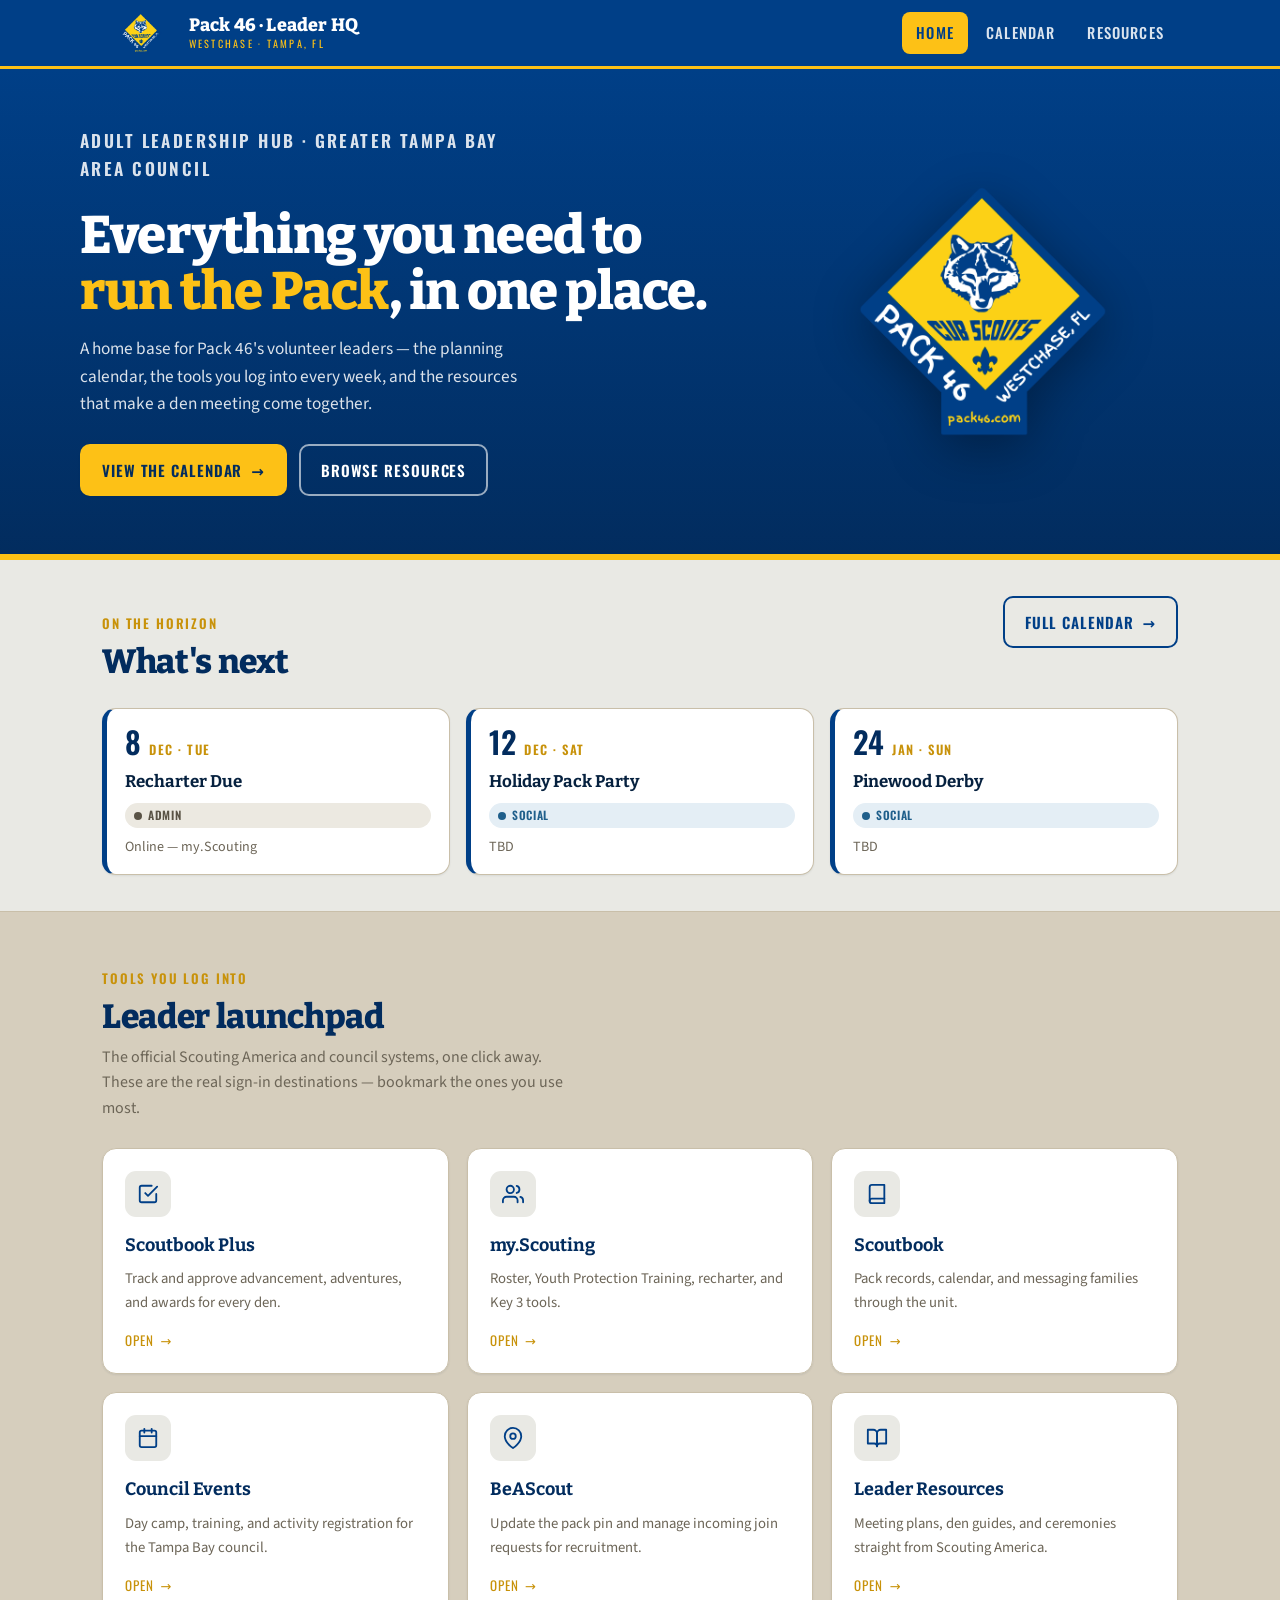
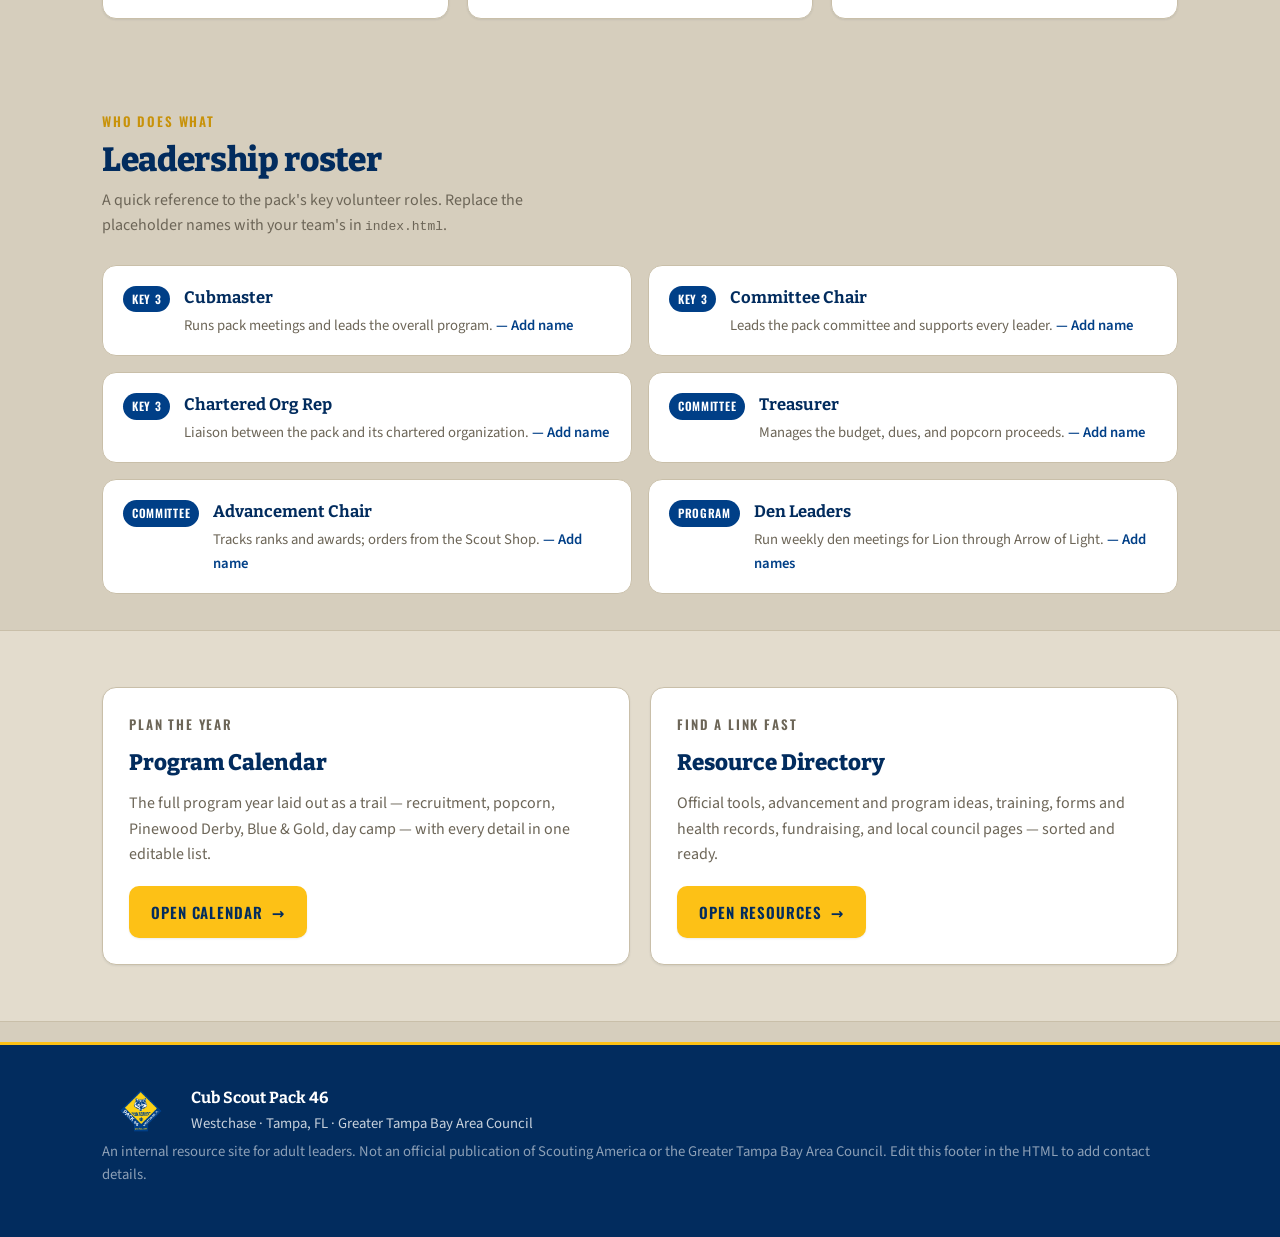
<file: index.html>
<!DOCTYPE html>
<html lang="en">
<head>
<meta charset="UTF-8">
<meta name="viewport" content="width=device-width, initial-scale=1">
<title>Pack 46 · Leader HQ</title>
<meta name="description" content="Resource hub for the adult leadership of Cub Scout Pack 46, Westchase — Tampa, FL.">
<link rel="preconnect" href="https://fonts.googleapis.com">
<link rel="preconnect" href="https://fonts.gstatic.com" crossorigin>
<link href="https://fonts.googleapis.com/css2?family=Bitter:wght@600;700;800&family=Oswald:wght@500;600&family=Source+Sans+3:wght@400;600;700&display=swap" rel="stylesheet">
<link rel="stylesheet" href="assets/css/styles.css">
</head>
<body>
<div class="page">

  <!-- ============================== NAV ============================== -->
  <header class="nav">
    <div class="wrap nav-inner">
      <a class="brand" href="index.html">
        <img src="assets/images/Pack46DiamondLogo.png" alt="Pack 46" class="patch patch--sm">
        <span class="brand-text">
          <span class="brand-name">Pack 46 · Leader HQ</span>
          <span class="brand-sub">Westchase · Tampa, FL</span>
        </span>
      </a>
      <button class="nav-toggle" aria-expanded="false" aria-controls="nav-links">Menu</button>
      <nav class="nav-links" id="nav-links" aria-label="Primary">
        <a class="nav-link is-active" href="index.html">Home</a>
        <a class="nav-link" href="calendar.html">Calendar</a>
        <a class="nav-link" href="resources.html">Resources</a>
      </nav>
    </div>
  </header>

  <!-- ============================== HERO ============================= -->
  <section class="hero">
    <div class="wrap hero-inner">
      <div>
        <p class="eyebrow hero-eyebrow">Adult Leadership Hub · Greater Tampa Bay Area Council</p>
        <h1>Everything you need to <span class="accent">run the Pack</span>, in one place.</h1>
        <p>A home base for Pack&nbsp;46's volunteer leaders — the planning calendar, the tools you log into every week, and the resources that make a den meeting come together.</p>
        <div class="hero-cta">
          <a class="btn btn-primary" href="calendar.html">View the calendar <span class="arrow">&rarr;</span></a>
          <a class="btn btn-ghost" href="resources.html">Browse resources</a>
        </div>
      </div>
      <div class="hero-badge">
        <img src="assets/images/Pack46DiamondLogo.png" alt="Cub Scout Pack 46 emblem" class="patch patch--lg">
      </div>
    </div>
  </section>

  <!-- ========================= WHAT'S NEXT ========================== -->
  <section class="next-strip section-tight">
    <div class="wrap">
      <div class="next-head">
        <div>
          <p class="eyebrow">On the horizon</p>
          <h2 class="section-title">What's next</h2>
        </div>
        <a class="btn btn-ghost" href="calendar.html">Full calendar <span class="arrow">&rarr;</span></a>
      </div>
      <div class="next-grid" id="next-grid"><!-- filled by site.js --></div>
    </div>
  </section>

  <!-- ========================== LAUNCHPAD =========================== -->
  <section class="section">
    <div class="wrap">
      <p class="eyebrow">Tools you log into</p>
      <h2 class="section-title">Leader launchpad</h2>
      <p class="section-lead">The official Scouting America and council systems, one click away. These are the real sign-in destinations — bookmark the ones you use most.</p>

      <div class="launch-grid">
        <a class="launch-card" href="https://advancements.scouting.org/" target="_blank" rel="noopener">
          <span class="launch-ico" aria-hidden="true">
            <svg width="22" height="22" viewBox="0 0 24 24" fill="none" stroke="currentColor" stroke-width="2" stroke-linecap="round" stroke-linejoin="round"><path d="M9 11l3 3L22 4"/><path d="M21 12v7a2 2 0 0 1-2 2H5a2 2 0 0 1-2-2V5a2 2 0 0 1 2-2h11"/></svg>
          </span>
          <span class="launch-name">Scoutbook Plus</span>
          <span class="launch-desc">Track and approve advancement, adventures, and awards for every den.</span>
          <span class="launch-go">Open <span class="arrow">&rarr;</span></span>
        </a>

        <a class="launch-card" href="https://my.scouting.org/" target="_blank" rel="noopener">
          <span class="launch-ico" aria-hidden="true">
            <svg width="22" height="22" viewBox="0 0 24 24" fill="none" stroke="currentColor" stroke-width="2" stroke-linecap="round" stroke-linejoin="round"><path d="M17 21v-2a4 4 0 0 0-4-4H5a4 4 0 0 0-4 4v2"/><circle cx="9" cy="7" r="4"/><path d="M23 21v-2a4 4 0 0 0-3-3.87"/><path d="M16 3.13a4 4 0 0 1 0 7.75"/></svg>
          </span>
          <span class="launch-name">my.Scouting</span>
          <span class="launch-desc">Roster, Youth Protection Training, recharter, and Key&nbsp;3 tools.</span>
          <span class="launch-go">Open <span class="arrow">&rarr;</span></span>
        </a>

        <a class="launch-card" href="https://scoutbook.scouting.org/" target="_blank" rel="noopener">
          <span class="launch-ico" aria-hidden="true">
            <svg width="22" height="22" viewBox="0 0 24 24" fill="none" stroke="currentColor" stroke-width="2" stroke-linecap="round" stroke-linejoin="round"><path d="M4 19.5A2.5 2.5 0 0 1 6.5 17H20"/><path d="M6.5 2H20v20H6.5A2.5 2.5 0 0 1 4 19.5v-15A2.5 2.5 0 0 1 6.5 2z"/></svg>
          </span>
          <span class="launch-name">Scoutbook</span>
          <span class="launch-desc">Pack records, calendar, and messaging families through the unit.</span>
          <span class="launch-go">Open <span class="arrow">&rarr;</span></span>
        </a>

        <a class="launch-card" href="https://scoutingevent.com/089" target="_blank" rel="noopener">
          <span class="launch-ico" aria-hidden="true">
            <svg width="22" height="22" viewBox="0 0 24 24" fill="none" stroke="currentColor" stroke-width="2" stroke-linecap="round" stroke-linejoin="round"><rect x="3" y="4" width="18" height="18" rx="2"/><path d="M16 2v4M8 2v4M3 10h18"/></svg>
          </span>
          <span class="launch-name">Council Events</span>
          <span class="launch-desc">Day camp, training, and activity registration for the Tampa Bay council.</span>
          <span class="launch-go">Open <span class="arrow">&rarr;</span></span>
        </a>

        <a class="launch-card" href="https://beascout.scouting.org/" target="_blank" rel="noopener">
          <span class="launch-ico" aria-hidden="true">
            <svg width="22" height="22" viewBox="0 0 24 24" fill="none" stroke="currentColor" stroke-width="2" stroke-linecap="round" stroke-linejoin="round"><path d="M21 10c0 7-9 13-9 13s-9-6-9-13a9 9 0 0 1 18 0z"/><circle cx="12" cy="10" r="3"/></svg>
          </span>
          <span class="launch-name">BeAScout</span>
          <span class="launch-desc">Update the pack pin and manage incoming join requests for recruitment.</span>
          <span class="launch-go">Open <span class="arrow">&rarr;</span></span>
        </a>

        <a class="launch-card" href="https://www.scouting.org/programs/cub-scouts/leader-resources/" target="_blank" rel="noopener">
          <span class="launch-ico" aria-hidden="true">
            <svg width="22" height="22" viewBox="0 0 24 24" fill="none" stroke="currentColor" stroke-width="2" stroke-linecap="round" stroke-linejoin="round"><path d="M2 3h6a4 4 0 0 1 4 4v14a3 3 0 0 0-3-3H2z"/><path d="M22 3h-6a4 4 0 0 0-4 4v14a3 3 0 0 1 3-3h7z"/></svg>
          </span>
          <span class="launch-name">Leader Resources</span>
          <span class="launch-desc">Meeting plans, den guides, and ceremonies straight from Scouting America.</span>
          <span class="launch-go">Open <span class="arrow">&rarr;</span></span>
        </a>
      </div>
    </div>
  </section>

  <!-- ============================ ROLES ============================= -->
  <section class="section-tight">
    <div class="wrap">
      <p class="eyebrow">Who does what</p>
      <h2 class="section-title">Leadership roster</h2>
      <p class="section-lead">A quick reference to the pack's key volunteer roles. Replace the placeholder names with your team's in <code>index.html</code>.</p>

      <div class="roles-grid">
        <div class="role">
          <span class="role-tag">Key 3</span>
          <div><h3>Cubmaster</h3><p>Runs pack meetings and leads the overall program. <span class="who">— Add name</span></p></div>
        </div>
        <div class="role">
          <span class="role-tag">Key 3</span>
          <div><h3>Committee Chair</h3><p>Leads the pack committee and supports every leader. <span class="who">— Add name</span></p></div>
        </div>
        <div class="role">
          <span class="role-tag">Key 3</span>
          <div><h3>Chartered Org Rep</h3><p>Liaison between the pack and its chartered organization. <span class="who">— Add name</span></p></div>
        </div>
        <div class="role">
          <span class="role-tag">Committee</span>
          <div><h3>Treasurer</h3><p>Manages the budget, dues, and popcorn proceeds. <span class="who">— Add name</span></p></div>
        </div>
        <div class="role">
          <span class="role-tag">Committee</span>
          <div><h3>Advancement Chair</h3><p>Tracks ranks and awards; orders from the Scout Shop. <span class="who">— Add name</span></p></div>
        </div>
        <div class="role">
          <span class="role-tag">Program</span>
          <div><h3>Den Leaders</h3><p>Run weekly den meetings for Lion through Arrow of Light. <span class="who">— Add names</span></p></div>
        </div>
      </div>
    </div>
  </section>

  <!-- ============================ BAND ============================== -->
  <section class="band section">
    <div class="wrap band-grid">
      <div class="band-card">
        <p class="eyebrow">Plan the year</p>
        <h3>Program Calendar</h3>
        <p>The full program year laid out as a trail — recruitment, popcorn, Pinewood Derby, Blue &amp; Gold, day camp — with every detail in one editable list.</p>
        <a class="btn btn-primary" href="calendar.html">Open calendar <span class="arrow">&rarr;</span></a>
      </div>
      <div class="band-card">
        <p class="eyebrow">Find a link fast</p>
        <h3>Resource Directory</h3>
        <p>Official tools, advancement and program ideas, training, forms and health records, fundraising, and local council pages — sorted and ready.</p>
        <a class="btn btn-primary" href="resources.html">Open resources <span class="arrow">&rarr;</span></a>
      </div>
    </div>
  </section>

  <!-- =========================== FOOTER ============================= -->
  <footer class="footer">
    <div class="wrap">
      <div class="footer-grid">
        <div class="footer-mark">
          <img src="assets/images/Pack46DiamondLogo.png" alt="Pack 46" class="patch patch--sm">
          <div>
            <h4>Cub Scout Pack 46</h4>
            <p>Westchase · Tampa, FL · Greater Tampa Bay Area Council</p>
          </div>
        </div>
      </div>
      <p class="footer-note">An internal resource site for adult leaders. Not an official publication of Scouting America or the Greater Tampa Bay Area Council. Edit this footer in the HTML to add contact details.</p>
    </div>
  </footer>

</div>
<script src="data/events.js"></script>
<script src="assets/js/site.js"></script>
</body>
</html>
</file>
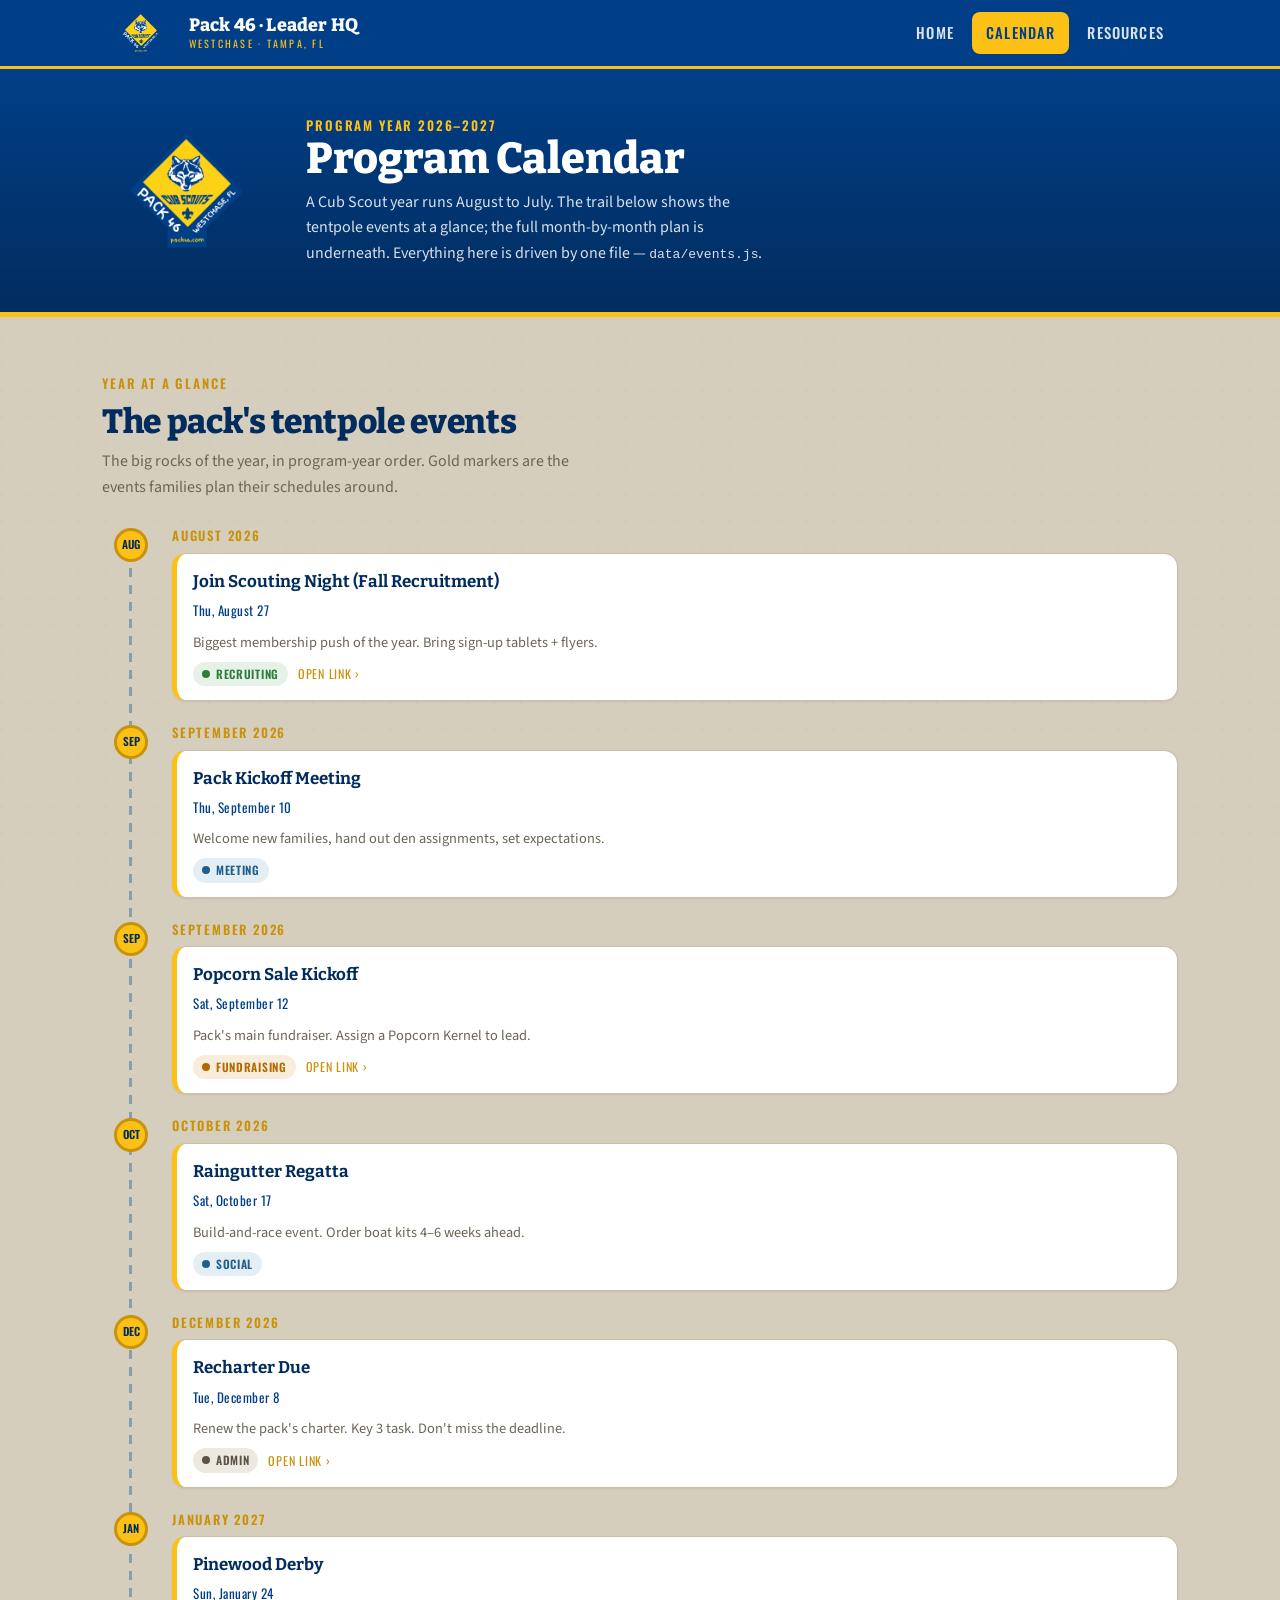
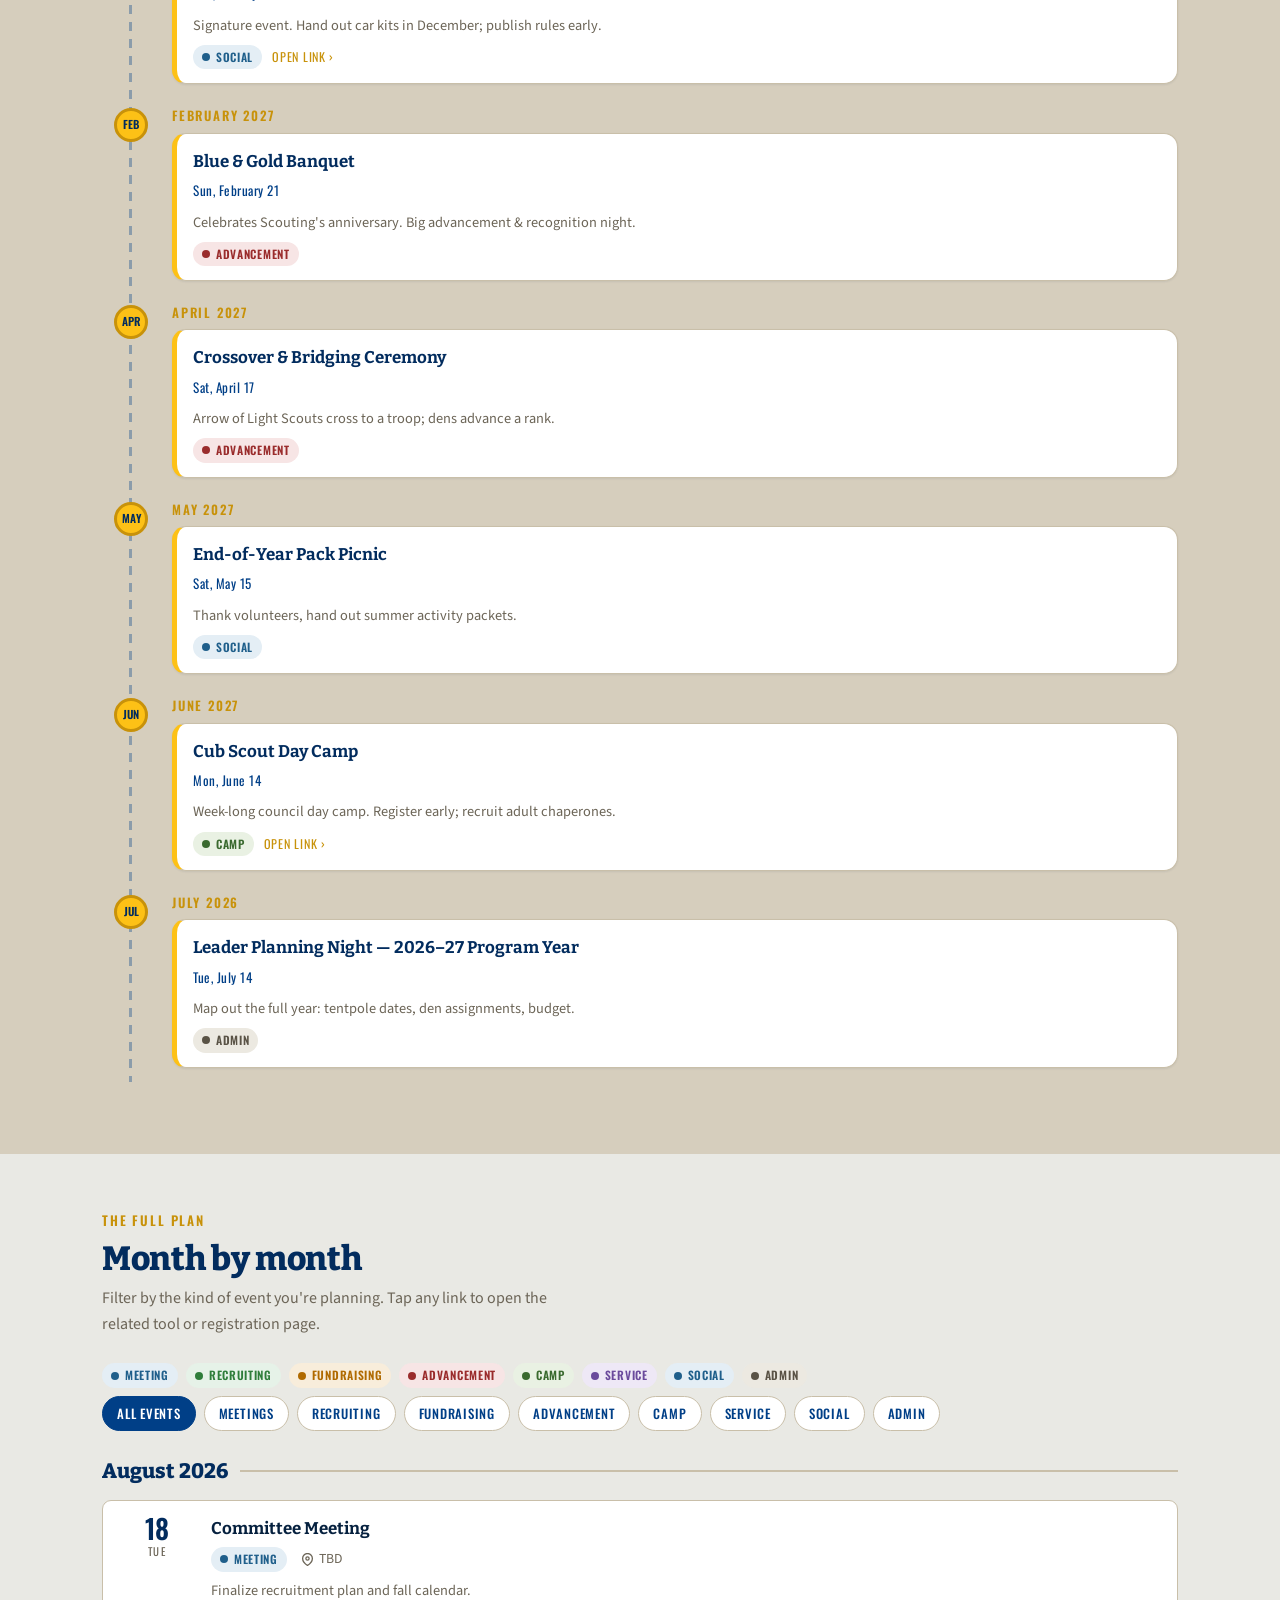
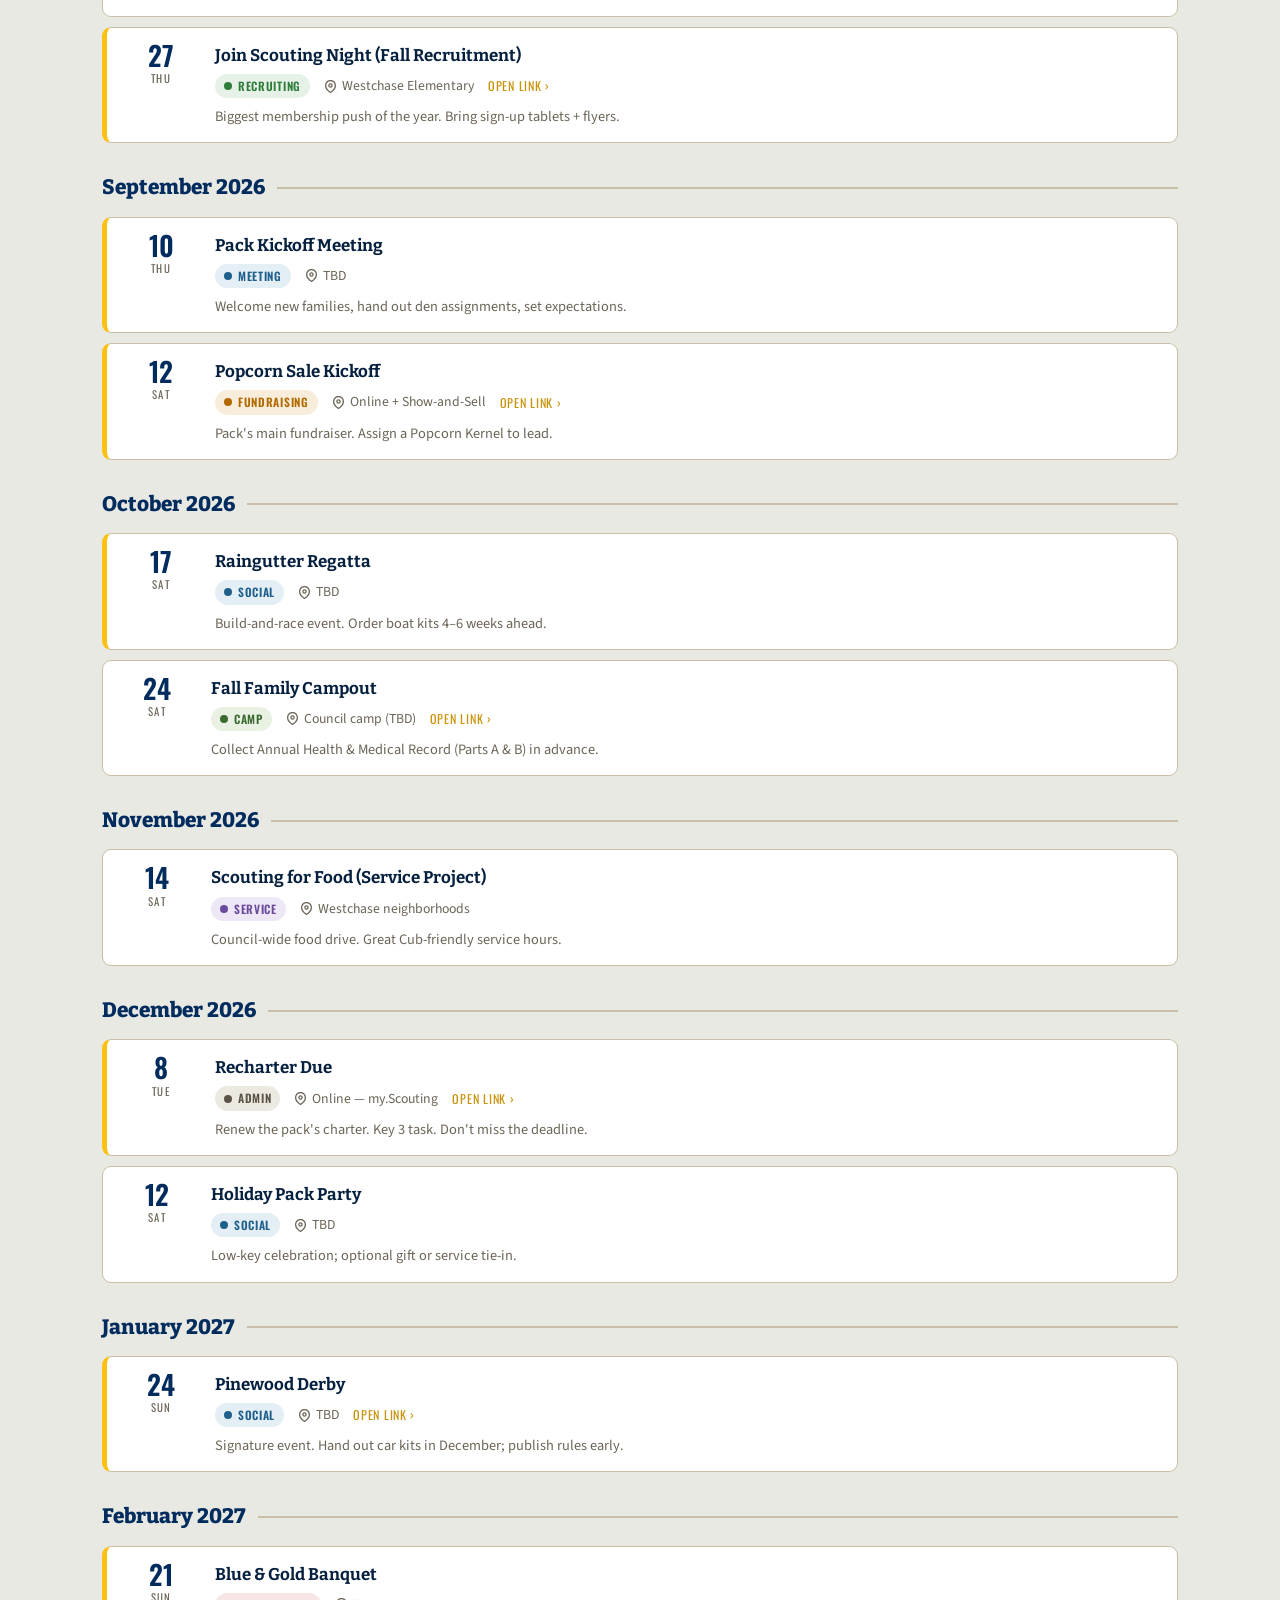
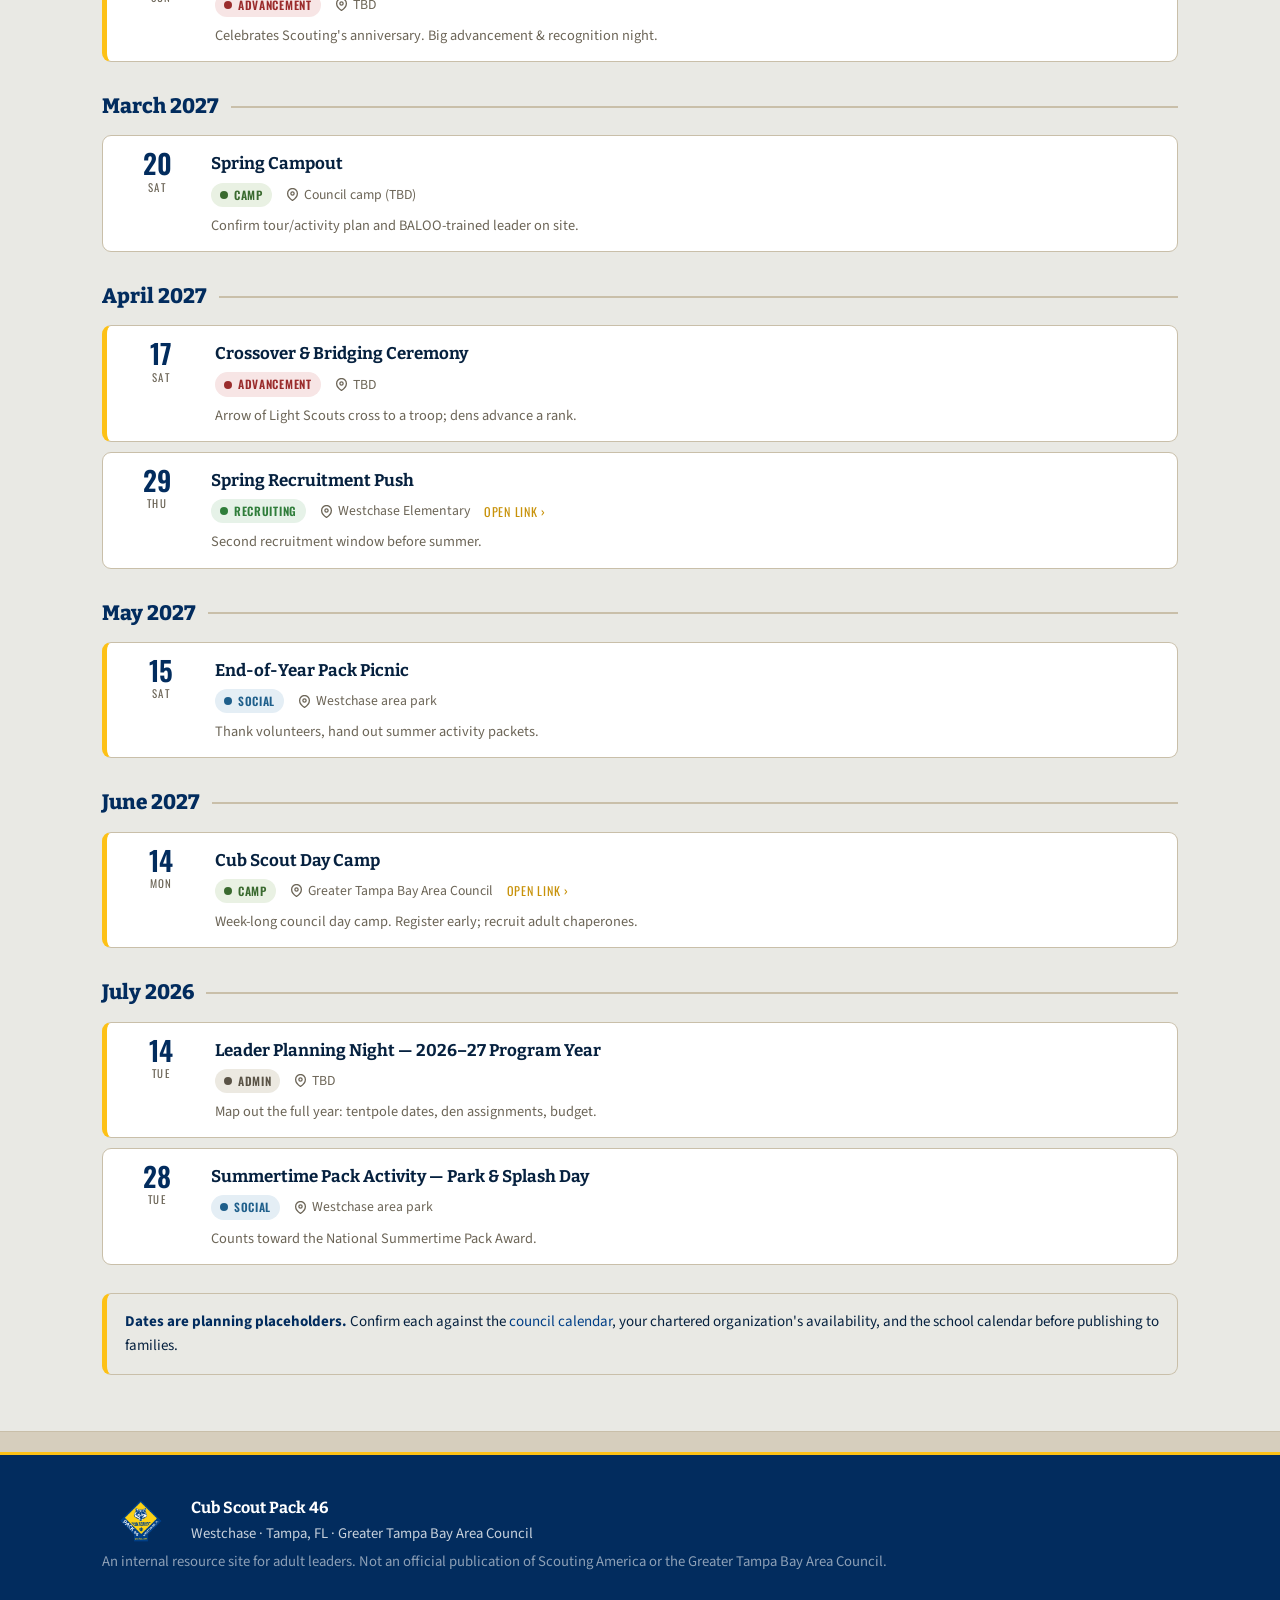
<file: calendar.html>
<!DOCTYPE html>
<html lang="en">
<head>
<meta charset="UTF-8">
<meta name="viewport" content="width=device-width, initial-scale=1">
<title>Program Calendar · Pack 46 Leader HQ</title>
<meta name="description" content="The annual program calendar for Cub Scout Pack 46 — tentpole events and a month-by-month plan.">
<link rel="preconnect" href="https://fonts.googleapis.com">
<link rel="preconnect" href="https://fonts.gstatic.com" crossorigin>
<link href="https://fonts.googleapis.com/css2?family=Bitter:wght@600;700;800&family=Oswald:wght@500;600&family=Source+Sans+3:wght@400;600;700&display=swap" rel="stylesheet">
<link rel="stylesheet" href="assets/css/styles.css">
</head>
<body>
<div class="page">

  <!-- ============================== NAV ============================== -->
  <header class="nav">
    <div class="wrap nav-inner">
      <a class="brand" href="index.html">
        <img src="assets/images/Pack46DiamondLogo.png" alt="Pack 46" class="patch patch--sm">
        <span class="brand-text">
          <span class="brand-name">Pack 46 · Leader HQ</span>
          <span class="brand-sub">Westchase · Tampa, FL</span>
        </span>
      </a>
      <button class="nav-toggle" aria-expanded="false" aria-controls="nav-links">Menu</button>
      <nav class="nav-links" id="nav-links" aria-label="Primary">
        <a class="nav-link" href="index.html">Home</a>
        <a class="nav-link is-active" href="calendar.html">Calendar</a>
        <a class="nav-link" href="resources.html">Resources</a>
      </nav>
    </div>
  </header>

  <!-- =========================== PAGE HEAD ========================== -->
  <section class="page-head">
    <div class="wrap page-head-inner">
      <img src="assets/images/Pack46DiamondLogo.png" alt="Pack 46" class="patch patch--lg">
      <div>
        <p class="eyebrow">Program Year 2026–2027</p>
        <h1>Program Calendar</h1>
        <p>A Cub Scout year runs August to July. The trail below shows the tentpole events at a glance; the full month-by-month plan is underneath. Everything here is driven by one file — <code>data/events.js</code>.</p>
      </div>
    </div>
  </section>

  <!-- ====================== YEAR AT A GLANCE ======================== -->
  <section class="section">
    <div class="wrap">
      <p class="eyebrow">Year at a glance</p>
      <h2 class="section-title">The pack's tentpole events</h2>
      <p class="section-lead">The big rocks of the year, in program-year order. Gold markers are the events families plan their schedules around.</p>
      <div class="trail" id="trail"><!-- filled by site.js --></div>
    </div>
  </section>

  <!-- ====================== DETAILED MONTH LIST ===================== -->
  <section class="next-strip section">
    <div class="wrap">
      <p class="eyebrow">The full plan</p>
      <h2 class="section-title">Month by month</h2>
      <p class="section-lead">Filter by the kind of event you're planning. Tap any link to open the related tool or registration page.</p>

      <div class="legend">
        <span class="cat cat-meeting">Meeting</span>
        <span class="cat cat-recruiting">Recruiting</span>
        <span class="cat cat-fundraising">Fundraising</span>
        <span class="cat cat-advancement">Advancement</span>
        <span class="cat cat-camp">Camp</span>
        <span class="cat cat-service">Service</span>
        <span class="cat cat-social">Social</span>
        <span class="cat cat-admin">Admin</span>
      </div>

      <div class="filters" id="filters">
        <button class="filter-pill is-on" data-filter="all">All events</button>
        <button class="filter-pill" data-filter="meeting">Meetings</button>
        <button class="filter-pill" data-filter="recruiting">Recruiting</button>
        <button class="filter-pill" data-filter="fundraising">Fundraising</button>
        <button class="filter-pill" data-filter="advancement">Advancement</button>
        <button class="filter-pill" data-filter="camp">Camp</button>
        <button class="filter-pill" data-filter="service">Service</button>
        <button class="filter-pill" data-filter="social">Social</button>
        <button class="filter-pill" data-filter="admin">Admin</button>
      </div>

      <div id="month-list"><!-- filled by site.js --></div>

      <div class="callout" style="margin-top:24px;">
        <strong>Dates are planning placeholders.</strong> Confirm each against the
        <a href="https://scoutingevent.com/089" target="_blank" rel="noopener">council calendar</a>,
        your chartered organization's availability, and the school calendar before publishing to families.
      </div>
    </div>
  </section>

  <!-- =========================== FOOTER ============================= -->
  <footer class="footer">
    <div class="wrap">
      <div class="footer-grid">
        <div class="footer-mark">
          <img src="assets/images/Pack46DiamondLogo.png" alt="Pack 46" class="patch patch--sm">
          <div>
            <h4>Cub Scout Pack 46</h4>
            <p>Westchase · Tampa, FL · Greater Tampa Bay Area Council</p>
          </div>
        </div>
      </div>
      <p class="footer-note">An internal resource site for adult leaders. Not an official publication of Scouting America or the Greater Tampa Bay Area Council.</p>
    </div>
  </footer>

</div>
<script src="data/events.js"></script>
<script src="assets/js/site.js"></script>
</body>
</html>
</file>
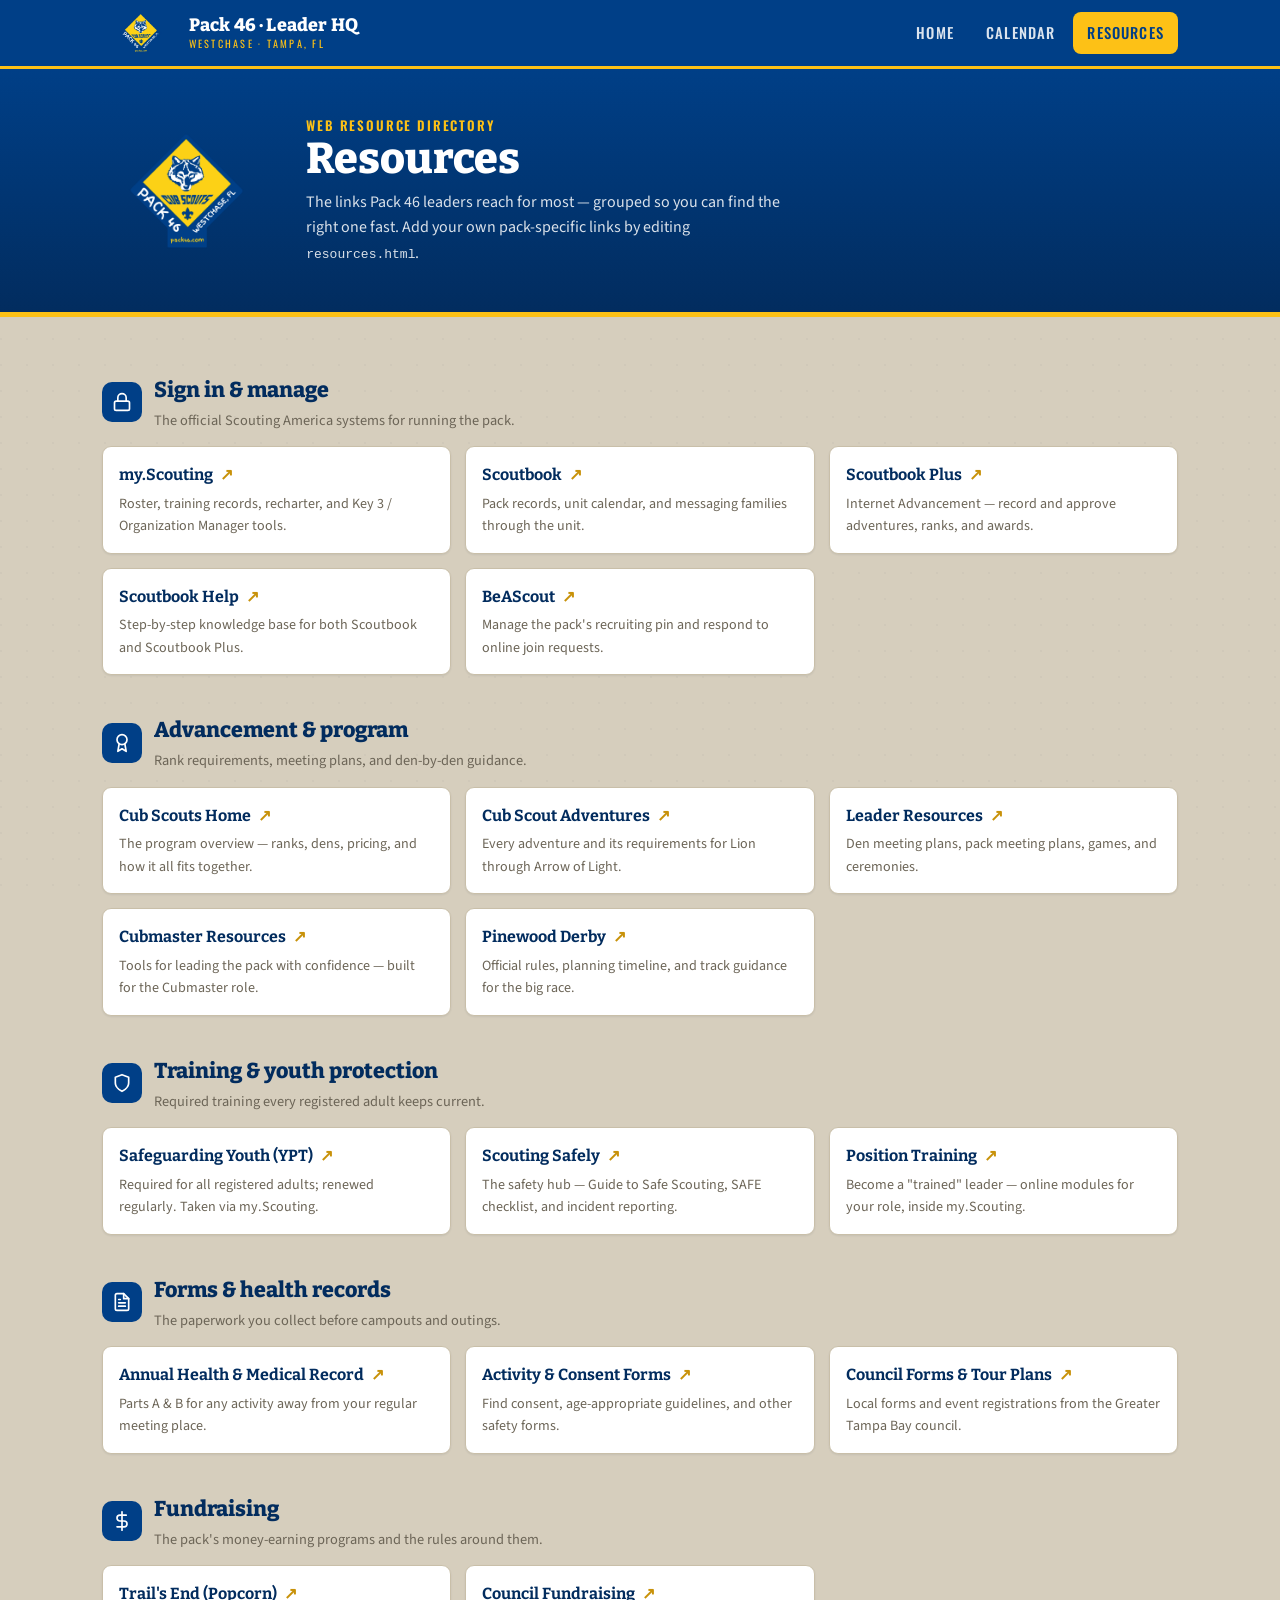
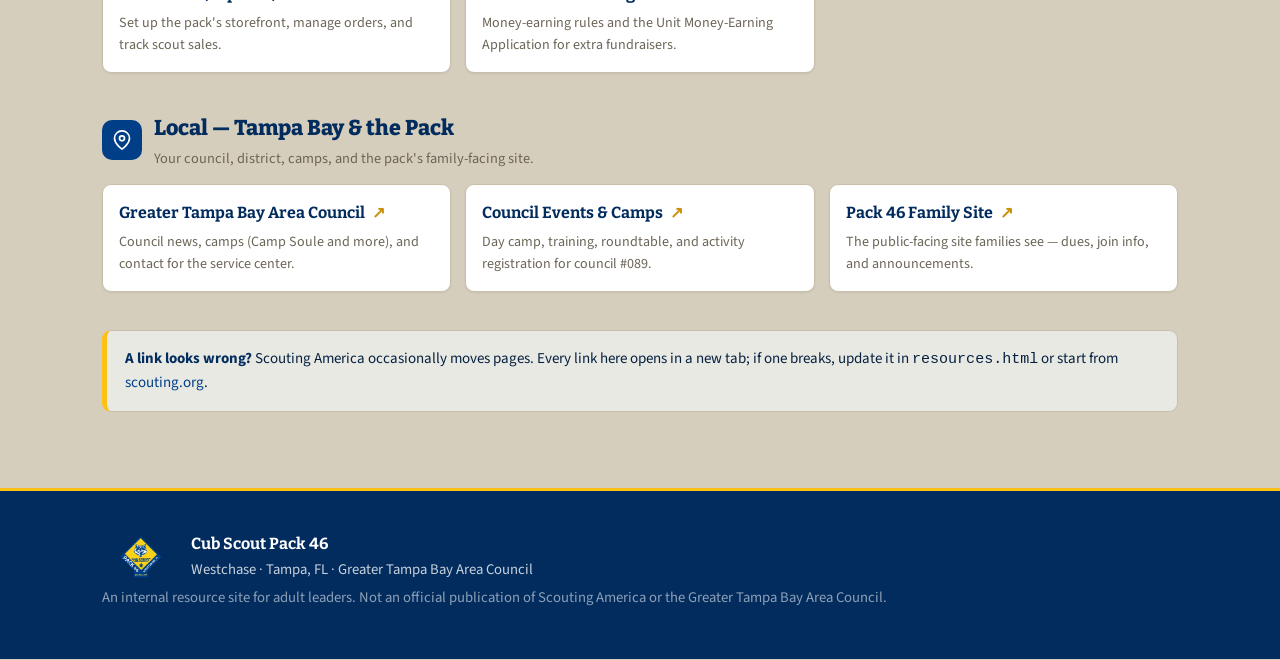
<file: resources.html>
<!DOCTYPE html>
<html lang="en">
<head>
<meta charset="UTF-8">
<meta name="viewport" content="width=device-width, initial-scale=1">
<title>Resources · Pack 46 Leader HQ</title>
<meta name="description" content="A sorted directory of web resources for Cub Scout Pack 46 leaders — official tools, advancement, training, forms, fundraising, and council links.">
<link rel="preconnect" href="https://fonts.googleapis.com">
<link rel="preconnect" href="https://fonts.gstatic.com" crossorigin>
<link href="https://fonts.googleapis.com/css2?family=Bitter:wght@600;700;800&family=Oswald:wght@500;600&family=Source+Sans+3:wght@400;600;700&display=swap" rel="stylesheet">
<link rel="stylesheet" href="assets/css/styles.css">
</head>
<body>
<div class="page">

  <!-- ============================== NAV ============================== -->
  <header class="nav">
    <div class="wrap nav-inner">
      <a class="brand" href="index.html">
        <img src="assets/images/Pack46DiamondLogo.png" alt="Pack 46" class="patch patch--sm">
        <span class="brand-text">
          <span class="brand-name">Pack 46 · Leader HQ</span>
          <span class="brand-sub">Westchase · Tampa, FL</span>
        </span>
      </a>
      <button class="nav-toggle" aria-expanded="false" aria-controls="nav-links">Menu</button>
      <nav class="nav-links" id="nav-links" aria-label="Primary">
        <a class="nav-link" href="index.html">Home</a>
        <a class="nav-link" href="calendar.html">Calendar</a>
        <a class="nav-link is-active" href="resources.html">Resources</a>
      </nav>
    </div>
  </header>

  <!-- =========================== PAGE HEAD ========================== -->
  <section class="page-head">
    <div class="wrap page-head-inner">
      <img src="assets/images/Pack46DiamondLogo.png" alt="Pack 46" class="patch patch--lg">
      <div>
        <p class="eyebrow">Web Resource Directory</p>
        <h1>Resources</h1>
        <p>The links Pack 46 leaders reach for most — grouped so you can find the right one fast. Add your own pack-specific links by editing <code>resources.html</code>.</p>
      </div>
    </div>
  </section>

  <section class="section">
    <div class="wrap">

      <!-- ===================== OFFICIAL TOOLS ===================== -->
      <div class="res-cat">
        <div class="res-cat-h">
          <span class="ico" aria-hidden="true">
            <svg width="20" height="20" viewBox="0 0 24 24" fill="none" stroke="currentColor" stroke-width="2" stroke-linecap="round" stroke-linejoin="round"><rect x="3" y="11" width="18" height="11" rx="2"/><path d="M7 11V7a5 5 0 0 1 10 0v4"/></svg>
          </span>
          <div>
            <h2>Sign in &amp; manage</h2>
            <p>The official Scouting America systems for running the pack.</p>
          </div>
        </div>
        <div class="res-grid">
          <a class="res-link" href="https://my.scouting.org/" target="_blank" rel="noopener">
            <span class="name">my.Scouting <span class="ext">&#8599;</span></span>
            <span class="desc">Roster, training records, recharter, and Key 3 / Organization Manager tools.</span>
          </a>
          <a class="res-link" href="https://scoutbook.scouting.org/" target="_blank" rel="noopener">
            <span class="name">Scoutbook <span class="ext">&#8599;</span></span>
            <span class="desc">Pack records, unit calendar, and messaging families through the unit.</span>
          </a>
          <a class="res-link" href="https://advancements.scouting.org/" target="_blank" rel="noopener">
            <span class="name">Scoutbook Plus <span class="ext">&#8599;</span></span>
            <span class="desc">Internet Advancement — record and approve adventures, ranks, and awards.</span>
          </a>
          <a class="res-link" href="https://help.scoutbook.scouting.org/" target="_blank" rel="noopener">
            <span class="name">Scoutbook Help <span class="ext">&#8599;</span></span>
            <span class="desc">Step-by-step knowledge base for both Scoutbook and Scoutbook Plus.</span>
          </a>
          <a class="res-link" href="https://beascout.scouting.org/" target="_blank" rel="noopener">
            <span class="name">BeAScout <span class="ext">&#8599;</span></span>
            <span class="desc">Manage the pack's recruiting pin and respond to online join requests.</span>
          </a>
        </div>
      </div>

      <!-- ================== ADVANCEMENT & PROGRAM ================== -->
      <div class="res-cat">
        <div class="res-cat-h">
          <span class="ico" aria-hidden="true">
            <svg width="20" height="20" viewBox="0 0 24 24" fill="none" stroke="currentColor" stroke-width="2" stroke-linecap="round" stroke-linejoin="round"><circle cx="12" cy="8" r="6"/><path d="M15.5 13.5L17 22l-5-3-5 3 1.5-8.5"/></svg>
          </span>
          <div>
            <h2>Advancement &amp; program</h2>
            <p>Rank requirements, meeting plans, and den-by-den guidance.</p>
          </div>
        </div>
        <div class="res-grid">
          <a class="res-link" href="https://www.scouting.org/programs/cub-scouts/" target="_blank" rel="noopener">
            <span class="name">Cub Scouts Home <span class="ext">&#8599;</span></span>
            <span class="desc">The program overview — ranks, dens, pricing, and how it all fits together.</span>
          </a>
          <a class="res-link" href="https://www.scouting.org/cub-scout-adventures/" target="_blank" rel="noopener">
            <span class="name">Cub Scout Adventures <span class="ext">&#8599;</span></span>
            <span class="desc">Every adventure and its requirements for Lion through Arrow of Light.</span>
          </a>
          <a class="res-link" href="https://www.scouting.org/programs/cub-scouts/leader-resources/" target="_blank" rel="noopener">
            <span class="name">Leader Resources <span class="ext">&#8599;</span></span>
            <span class="desc">Den meeting plans, pack meeting plans, games, and ceremonies.</span>
          </a>
          <a class="res-link" href="https://www.scouting.org/programs/cub-scouts/leader-resources/cubmaster-resources/" target="_blank" rel="noopener">
            <span class="name">Cubmaster Resources <span class="ext">&#8599;</span></span>
            <span class="desc">Tools for leading the pack with confidence — built for the Cubmaster role.</span>
          </a>
          <a class="res-link" href="https://www.scouting.org/programs/cub-scouts/leader-resources/pack-meeting-resources/pinewood-derby/" target="_blank" rel="noopener">
            <span class="name">Pinewood Derby <span class="ext">&#8599;</span></span>
            <span class="desc">Official rules, planning timeline, and track guidance for the big race.</span>
          </a>
        </div>
      </div>

      <!-- =============== TRAINING & YOUTH PROTECTION =============== -->
      <div class="res-cat">
        <div class="res-cat-h">
          <span class="ico" aria-hidden="true">
            <svg width="20" height="20" viewBox="0 0 24 24" fill="none" stroke="currentColor" stroke-width="2" stroke-linecap="round" stroke-linejoin="round"><path d="M12 22s8-4 8-10V5l-8-3-8 3v7c0 6 8 10 8 10z"/></svg>
          </span>
          <div>
            <h2>Training &amp; youth protection</h2>
            <p>Required training every registered adult keeps current.</p>
          </div>
        </div>
        <div class="res-grid">
          <a class="res-link" href="https://www.scouting.org/training/youth-protection/" target="_blank" rel="noopener">
            <span class="name">Safeguarding Youth (YPT) <span class="ext">&#8599;</span></span>
            <span class="desc">Required for all registered adults; renewed regularly. Taken via my.Scouting.</span>
          </a>
          <a class="res-link" href="https://www.scouting.org/health-and-safety/" target="_blank" rel="noopener">
            <span class="name">Scouting Safely <span class="ext">&#8599;</span></span>
            <span class="desc">The safety hub — Guide to Safe Scouting, SAFE checklist, and incident reporting.</span>
          </a>
          <a class="res-link" href="https://my.scouting.org/" target="_blank" rel="noopener">
            <span class="name">Position Training <span class="ext">&#8599;</span></span>
            <span class="desc">Become a "trained" leader — online modules for your role, inside my.Scouting.</span>
          </a>
        </div>
      </div>

      <!-- ================== FORMS & HEALTH RECORDS ================= -->
      <div class="res-cat">
        <div class="res-cat-h">
          <span class="ico" aria-hidden="true">
            <svg width="20" height="20" viewBox="0 0 24 24" fill="none" stroke="currentColor" stroke-width="2" stroke-linecap="round" stroke-linejoin="round"><path d="M14 2H6a2 2 0 0 0-2 2v16a2 2 0 0 0 2 2h12a2 2 0 0 0 2-2V8z"/><path d="M14 2v6h6M16 13H8M16 17H8M10 9H8"/></svg>
          </span>
          <div>
            <h2>Forms &amp; health records</h2>
            <p>The paperwork you collect before campouts and outings.</p>
          </div>
        </div>
        <div class="res-grid">
          <a class="res-link" href="https://www.scouting.org/health-and-safety/ahmr/" target="_blank" rel="noopener">
            <span class="name">Annual Health &amp; Medical Record <span class="ext">&#8599;</span></span>
            <span class="desc">Parts A &amp; B for any activity away from your regular meeting place.</span>
          </a>
          <a class="res-link" href="https://www.scouting.org/health-and-safety/" target="_blank" rel="noopener">
            <span class="name">Activity &amp; Consent Forms <span class="ext">&#8599;</span></span>
            <span class="desc">Find consent, age-appropriate guidelines, and other safety forms.</span>
          </a>
          <a class="res-link" href="https://scoutingevent.com/089" target="_blank" rel="noopener">
            <span class="name">Council Forms &amp; Tour Plans <span class="ext">&#8599;</span></span>
            <span class="desc">Local forms and event registrations from the Greater Tampa Bay council.</span>
          </a>
        </div>
      </div>

      <!-- ======================= FUNDRAISING ====================== -->
      <div class="res-cat">
        <div class="res-cat-h">
          <span class="ico" aria-hidden="true">
            <svg width="20" height="20" viewBox="0 0 24 24" fill="none" stroke="currentColor" stroke-width="2" stroke-linecap="round" stroke-linejoin="round"><line x1="12" y1="1" x2="12" y2="23"/><path d="M17 5H9.5a3.5 3.5 0 0 0 0 7h5a3.5 3.5 0 0 1 0 7H6"/></svg>
          </span>
          <div>
            <h2>Fundraising</h2>
            <p>The pack's money-earning programs and the rules around them.</p>
          </div>
        </div>
        <div class="res-grid">
          <a class="res-link" href="https://www.trails-end.com/" target="_blank" rel="noopener">
            <span class="name">Trail's End (Popcorn) <span class="ext">&#8599;</span></span>
            <span class="desc">Set up the pack's storefront, manage orders, and track scout sales.</span>
          </a>
          <a class="res-link" href="https://tampabayscouting.org/" target="_blank" rel="noopener">
            <span class="name">Council Fundraising <span class="ext">&#8599;</span></span>
            <span class="desc">Money-earning rules and the Unit Money-Earning Application for extra fundraisers.</span>
          </a>
        </div>
      </div>

      <!-- ================== LOCAL — GTBAC & PACK =================== -->
      <div class="res-cat">
        <div class="res-cat-h">
          <span class="ico" aria-hidden="true">
            <svg width="20" height="20" viewBox="0 0 24 24" fill="none" stroke="currentColor" stroke-width="2" stroke-linecap="round" stroke-linejoin="round"><path d="M21 10c0 7-9 13-9 13s-9-6-9-13a9 9 0 0 1 18 0z"/><circle cx="12" cy="10" r="3"/></svg>
          </span>
          <div>
            <h2>Local — Tampa Bay &amp; the Pack</h2>
            <p>Your council, district, camps, and the pack's family-facing site.</p>
          </div>
        </div>
        <div class="res-grid">
          <a class="res-link" href="https://tampabayscouting.org/" target="_blank" rel="noopener">
            <span class="name">Greater Tampa Bay Area Council <span class="ext">&#8599;</span></span>
            <span class="desc">Council news, camps (Camp Soule and more), and contact for the service center.</span>
          </a>
          <a class="res-link" href="https://scoutingevent.com/089" target="_blank" rel="noopener">
            <span class="name">Council Events &amp; Camps <span class="ext">&#8599;</span></span>
            <span class="desc">Day camp, training, roundtable, and activity registration for council #089.</span>
          </a>
          <a class="res-link" href="https://pack46.com/" target="_blank" rel="noopener">
            <span class="name">Pack 46 Family Site <span class="ext">&#8599;</span></span>
            <span class="desc">The public-facing site families see — dues, join info, and announcements.</span>
          </a>
        </div>
      </div>

      <div class="callout">
        <strong>A link looks wrong?</strong> Scouting America occasionally moves pages.
        Every link here opens in a new tab; if one breaks, update it in
        <code>resources.html</code> or start from
        <a href="https://www.scouting.org/" target="_blank" rel="noopener">scouting.org</a>.
      </div>

    </div>
  </section>

  <!-- =========================== FOOTER ============================= -->
  <footer class="footer">
    <div class="wrap">
      <div class="footer-grid">
        <div class="footer-mark">
          <img src="assets/images/Pack46DiamondLogo.png" alt="Pack 46" class="patch patch--sm">
          <div>
            <h4>Cub Scout Pack 46</h4>
            <p>Westchase · Tampa, FL · Greater Tampa Bay Area Council</p>
          </div>
        </div>
      </div>
      <p class="footer-note">An internal resource site for adult leaders. Not an official publication of Scouting America or the Greater Tampa Bay Area Council.</p>
    </div>
  </footer>

</div>
<script src="data/events.js"></script>
<script src="assets/js/site.js"></script>
</body>
</html>
</file>
<file: assets/css/styles.css>
/* ============================================================================
   PACK 46 — LEADER HQ  ·  stylesheet
   Palette is the official set: Blue #003F87, Gold #FDC116, White #FFFFFF,
   Uniform Tan #D6CEBD, Warm Gray #E9E9E4. A few derived shades are mixed
   from those for text and hover states only.
   ============================================================================ */

:root {
  /* ---- official palette ---- */
  --blue:       #003F87;
  --gold:       #FDC116;
  --white:      #FFFFFF;
  --tan:        #D6CEBD;
  --gray:       #E9E9E4;

  /* ---- derived (kept within the family) ---- */
  --blue-deep:  #022c5e;   /* headings / readable text on light */
  --blue-ink:   #06213f;   /* near-black blue for body copy     */
  --gold-deep:  #c8920a;   /* gold that reads on white          */
  --tan-light:  #e3dccd;   /* lifted tan for layered surfaces   */
  --line:       #c9bfa9;   /* hairlines                         */
  --muted:      #6c6557;

  --shadow-sm:  0 1px 2px rgba(6, 33, 63, .08);
  --shadow-md:  0 6px 22px rgba(6, 33, 63, .12);
  --radius:     14px;
  --radius-sm:  9px;
  --maxw:       1120px;

  --font-display: "Bitter", Georgia, "Times New Roman", serif;
  --font-body:    "Source Sans 3", system-ui, -apple-system, Segoe UI, Roboto, sans-serif;
  --font-label:   "Oswald", Impact, system-ui, sans-serif;
}

/* ---------------------------------------------------------------- reset --- */
*, *::before, *::after { box-sizing: border-box; }
html { scroll-behavior: smooth; }
@media (prefers-reduced-motion: reduce) {
  html { scroll-behavior: auto; }
  *, *::before, *::after { animation-duration: .001ms !important; transition-duration: .001ms !important; }
}
body {
  margin: 0;
  font-family: var(--font-body);
  color: var(--blue-ink);
  background: var(--tan);
  line-height: 1.6;
  -webkit-font-smoothing: antialiased;
}
img { max-width: 100%; display: block; }
a { color: var(--blue); text-decoration: none; }
a:hover { color: var(--blue-deep); }

/* a faint topographic-trail texture on the tan background */
body::before {
  content: "";
  position: fixed; inset: 0;
  pointer-events: none; z-index: 0;
  opacity: .5;
  background-image:
    radial-gradient(circle at 1px 1px, rgba(6,33,63,.05) 1px, transparent 0);
  background-size: 26px 26px;
}
.page { position: relative; z-index: 1; }

/* --------------------------------------------------------------- layout --- */
.wrap { width: 100%; max-width: var(--maxw); margin: 0 auto; padding: 0 22px; }
.section { padding: 56px 0; }
.section-tight { padding: 36px 0; }

.eyebrow {
  font-family: var(--font-label);
  text-transform: uppercase;
  letter-spacing: .14em;
  font-weight: 600;
  font-size: .82rem;
  color: var(--gold-deep);
  margin: 0 0 10px;
}
.section-title {
  font-family: var(--font-display);
  font-weight: 800;
  color: var(--blue-deep);
  font-size: clamp(1.5rem, 1rem + 2vw, 2.1rem);
  line-height: 1.12;
  margin: 0 0 8px;
  letter-spacing: -.01em;
}
.section-lead { color: var(--muted); max-width: 60ch; margin: 0 0 26px; }

/* ----------------------------------------------------------- the patch --- */
/* Reused round pack emblem. Sizes set by the parent .patch--N class.        */
.patch { display: block; flex: none; width: auto; }
.patch--sm { height: 42px; }
.patch--lg { height: 116px; }

/* --------------------------------------------------------------- navbar --- */
.nav {
  position: sticky; top: 0; z-index: 50;
  background: var(--blue);
  color: var(--white);
  border-bottom: 3px solid var(--gold);
}
.nav-inner {
  display: flex; align-items: center; gap: 16px;
  min-height: 66px;
}
.brand { display: flex; align-items: center; gap: 12px; color: var(--white); }
.brand:hover { color: var(--white); }
.brand-text { display: flex; flex-direction: column; line-height: 1; }
.brand-name {
  font-family: var(--font-display); font-weight: 800;
  font-size: 1.12rem; letter-spacing: .01em;
}
.brand-sub {
  font-family: var(--font-label); text-transform: uppercase;
  letter-spacing: .22em; font-size: .64rem; color: var(--gold);
  margin-top: 4px;
}
.nav-links { margin-left: auto; display: flex; align-items: center; gap: 4px; }
.nav-link {
  font-family: var(--font-label); text-transform: uppercase;
  letter-spacing: .08em; font-size: .92rem; font-weight: 500;
  color: rgba(255,255,255,.86);
  padding: 9px 14px; border-radius: 8px;
  transition: background .15s ease, color .15s ease;
}
.nav-link:hover { color: var(--white); background: rgba(255,255,255,.12); }
.nav-link.is-active { color: var(--blue); background: var(--gold); }
.nav-toggle {
  display: none; margin-left: auto;
  background: rgba(255,255,255,.12); color: var(--white);
  border: 0; border-radius: 8px; padding: 9px 12px; cursor: pointer;
  font-family: var(--font-label); letter-spacing: .08em; text-transform: uppercase;
}

/* --------------------------------------------------------------- footer --- */
.footer {
  background: var(--blue-deep); color: rgba(255,255,255,.78);
  padding: 40px 0 48px; margin-top: 20px;
  border-top: 3px solid var(--gold);
}
.footer a { color: var(--gold); }
.footer-grid { display: flex; flex-wrap: wrap; gap: 28px; align-items: center; }
.footer-mark { display: flex; align-items: center; gap: 14px; }
.footer h4 { font-family: var(--font-display); color: var(--white); margin: 0 0 2px; }
.footer p { margin: 2px 0; font-size: .92rem; }
.footer-note { margin-top: 22px; font-size: .82rem; color: rgba(255,255,255,.55); }

/* --------------------------------------------------------------- buttons -- */
.btn {
  display: inline-flex; align-items: center; gap: 9px;
  font-family: var(--font-label); text-transform: uppercase; letter-spacing: .06em;
  font-weight: 600; font-size: .94rem;
  padding: 12px 20px; border-radius: 10px; border: 2px solid transparent;
  cursor: pointer; transition: transform .12s ease, box-shadow .15s ease, background .15s ease;
}
.btn-primary { background: var(--gold); color: var(--blue-deep); box-shadow: var(--shadow-sm); }
.btn-primary:hover { color: var(--blue-deep); transform: translateY(-1px); box-shadow: var(--shadow-md); }
.btn-ghost { background: transparent; color: var(--blue); border-color: var(--blue); }
.btn-ghost:hover { background: var(--blue); color: var(--white); }
.btn .arrow { transition: transform .15s ease; }
.btn:hover .arrow { transform: translateX(3px); }

/* ============================================================ HERO ======== */
.hero { background: linear-gradient(180deg, var(--blue) 0%, var(--blue-deep) 100%); color: var(--white); position: relative; overflow: hidden; }
.hero::after {            /* gold pennant ribbon along the bottom */
  content: ""; position: absolute; left: 0; right: 0; bottom: 0; height: 6px;
  background: var(--gold);
}
.hero-inner { display: grid; grid-template-columns: 1.4fr 1fr; gap: 40px; align-items: center; padding: 58px 0 64px; }
.hero-eyebrow { color: var(--gold); }
.hero h1 {
  font-family: var(--font-display); font-weight: 800;
  font-size: clamp(2rem, 1.2rem + 3.4vw, 3.3rem);
  line-height: 1.05; letter-spacing: -.015em; margin: 0 0 16px;
}
.hero h1 .accent { color: var(--gold); }
.hero p { color: rgba(255,255,255,.86); font-size: 1.08rem; max-width: 52ch; margin: 0 0 26px; }
.hero-cta { display: flex; flex-wrap: wrap; gap: 12px; }
.hero-cta .btn-ghost { color: var(--white); border-color: rgba(255,255,255,.6); }
.hero-cta .btn-ghost:hover { background: var(--white); color: var(--blue); border-color: var(--white); }
.hero-badge { display: flex; justify-content: center; }
.hero-badge .patch { filter: drop-shadow(0 12px 26px rgba(0,0,0,.35)); width: 100%; height: auto; }

/* =========================================================== "WHAT'S NEXT" */
.next-strip { background: var(--gray); border-bottom: 1px solid var(--line); }
.next-head { display: flex; align-items: baseline; justify-content: space-between; gap: 16px; flex-wrap: wrap; margin-bottom: 18px; }
.next-grid { display: grid; grid-template-columns: repeat(3, 1fr); gap: 16px; }
.next-card {
  background: var(--white); border-radius: var(--radius); padding: 18px 18px 16px;
  border: 1px solid var(--line); box-shadow: var(--shadow-sm);
  display: flex; flex-direction: column; gap: 8px;
  border-left: 5px solid var(--blue);
}
.next-date { display: flex; align-items: baseline; gap: 8px; font-family: var(--font-label); }
.next-day { font-size: 1.9rem; font-weight: 600; color: var(--blue-deep); line-height: 1; }
.next-mo { text-transform: uppercase; letter-spacing: .12em; color: var(--gold-deep); font-size: .8rem; font-weight: 600; }
.next-title { font-family: var(--font-display); font-weight: 700; color: var(--blue-ink); font-size: 1.06rem; }
.next-meta { font-size: .88rem; color: var(--muted); }
.next-empty { color: var(--muted); }

/* =============================================================== LAUNCHPAD = */
.launch-grid { display: grid; grid-template-columns: repeat(3, 1fr); gap: 18px; }
.launch-card {
  background: var(--white); border: 1px solid var(--line); border-radius: var(--radius);
  padding: 22px; box-shadow: var(--shadow-sm); display: flex; flex-direction: column; gap: 8px;
  transition: transform .14s ease, box-shadow .16s ease, border-color .16s ease;
  position: relative;
}
.launch-card:hover { transform: translateY(-3px); box-shadow: var(--shadow-md); border-color: var(--gold); }
.launch-ico {
  width: 46px; height: 46px; border-radius: 11px; background: var(--gray);
  display: grid; place-items: center; color: var(--blue); margin-bottom: 6px;
}
.launch-card:hover .launch-ico { background: var(--gold); color: var(--blue-deep); }
.launch-name { font-family: var(--font-display); font-weight: 700; color: var(--blue-deep); font-size: 1.12rem; }
.launch-desc { color: var(--muted); font-size: .92rem; }
.launch-go {
  margin-top: auto; padding-top: 8px;
  font-family: var(--font-label); text-transform: uppercase; letter-spacing: .08em;
  font-size: .82rem; color: var(--gold-deep); display: inline-flex; gap: 6px; align-items: center;
}
.launch-card:hover .launch-go .arrow { transform: translateX(3px); }
.launch-go .arrow { transition: transform .15s ease; }

/* ================================================================ ROLES === */
.roles-grid { display: grid; grid-template-columns: repeat(2, 1fr); gap: 16px; }
.role {
  background: var(--white); border: 1px solid var(--line); border-radius: var(--radius);
  padding: 18px 20px; display: flex; gap: 14px; align-items: flex-start;
}
.role-tag {
  font-family: var(--font-label); text-transform: uppercase; letter-spacing: .06em;
  font-size: .72rem; font-weight: 600; color: var(--white); background: var(--blue);
  padding: 4px 9px; border-radius: 999px; white-space: nowrap; margin-top: 2px;
}
.role h3 { font-family: var(--font-display); margin: 0 0 3px; color: var(--blue-deep); font-size: 1.04rem; }
.role p { margin: 0; color: var(--muted); font-size: .92rem; }
.role .who { color: var(--blue); font-weight: 600; }

/* split CTA band linking calendar + resources */
.band { background: var(--tan-light); border-top: 1px solid var(--line); border-bottom: 1px solid var(--line); }
.band-grid { display: grid; grid-template-columns: 1fr 1fr; gap: 20px; }
.band-card {
  background: var(--white); border: 1px solid var(--line); border-radius: var(--radius);
  padding: 26px; display: flex; flex-direction: column; gap: 10px; box-shadow: var(--shadow-sm);
}
.band-card h3 { font-family: var(--font-display); font-weight: 800; color: var(--blue-deep); margin: 0; font-size: 1.4rem; }
.band-card p { margin: 0; color: var(--muted); }
.band-card .btn { align-self: flex-start; margin-top: 8px; }

/* ============================================================ CALENDAR ==== */
/* category color chips */
.cat { display: inline-flex; align-items: center; gap: 6px; font-family: var(--font-label);
  text-transform: uppercase; letter-spacing: .06em; font-size: .72rem; font-weight: 600;
  padding: 3px 9px; border-radius: 999px; }
.cat::before { content: ""; width: 8px; height: 8px; border-radius: 50%; background: currentColor; }
.cat-meeting     { color: #1f5f8b; background: #e4eef5; }
.cat-recruiting  { color: #2f7d3a; background: #e6f2e8; }
.cat-fundraising { color: #b06a00; background: #f8eddb; }
.cat-advancement { color: #9a2c2c; background: #f7e5e5; }
.cat-camp        { color: #3a6a2f; background: #e9f1e3; }
.cat-service     { color: #6a4a9c; background: #eee8f6; }
.cat-social      { color: #1f5f8b; background: #e4eef5; }
.cat-admin       { color: #5a5346; background: #ece9e1; }
.cat-training    { color: #b06a00; background: #f8eddb; }

/* legend */
.legend { display: flex; flex-wrap: wrap; gap: 8px; margin: 0 0 8px; }

/* --- year-at-a-glance trail --- */
.trail { position: relative; margin: 14px 0 8px; }
.trail::before {           /* the path line */
  content: ""; position: absolute; left: 27px; top: 8px; bottom: 8px; width: 3px;
  background: repeating-linear-gradient(var(--blue) 0 9px, transparent 9px 17px);
  opacity: .35;
}
.trail-stop { position: relative; padding: 0 0 22px 70px; }
.trail-dot {
  position: absolute; left: 12px; top: 2px; width: 34px; height: 34px; border-radius: 50%;
  background: var(--white); border: 3px solid var(--blue); display: grid; place-items: center;
  color: var(--blue-deep); font-family: var(--font-label); font-weight: 600; font-size: .7rem;
  z-index: 1;
}
.trail-stop.is-tentpole .trail-dot { background: var(--gold); border-color: var(--gold-deep); }
.trail-month { font-family: var(--font-label); text-transform: uppercase; letter-spacing: .14em;
  color: var(--gold-deep); font-size: .8rem; font-weight: 600; margin-bottom: 6px; }
.trail-card {
  background: var(--white); border: 1px solid var(--line); border-radius: var(--radius);
  padding: 14px 16px; box-shadow: var(--shadow-sm);
}
.trail-card.is-tentpole { border-left: 5px solid var(--gold); }
.trail-card h3 { font-family: var(--font-display); margin: 0 0 4px; color: var(--blue-deep); font-size: 1.06rem; }
.trail-card .when { font-family: var(--font-label); color: var(--blue); letter-spacing: .04em; font-size: .82rem; }
.trail-card p { margin: 6px 0 0; color: var(--muted); font-size: .9rem; }
.trail-card .row { display: flex; flex-wrap: wrap; gap: 10px; align-items: center; margin-top: 8px; }
.trail-card a.evlink { font-family: var(--font-label); text-transform: uppercase; letter-spacing: .06em; font-size: .76rem; color: var(--gold-deep); }

/* --- detailed month list (the editable feed) --- */
.month-block { margin-bottom: 28px; }
.month-h {
  display: flex; align-items: center; gap: 12px; margin: 0 0 12px;
  font-family: var(--font-display); font-weight: 800; color: var(--blue-deep); font-size: 1.3rem;
}
.month-h .rule { flex: 1; height: 2px; background: var(--line); }
.evrow {
  display: grid; grid-template-columns: 76px 1fr; gap: 16px; align-items: start;
  background: var(--white); border: 1px solid var(--line); border-radius: var(--radius-sm);
  padding: 14px 16px; margin-bottom: 10px;
}
.evrow.is-tentpole { border-left: 5px solid var(--gold); }
.evdate { text-align: center; font-family: var(--font-label); line-height: 1; }
.evdate .d { font-size: 1.7rem; font-weight: 600; color: var(--blue-deep); }
.evdate .dow { display: block; text-transform: uppercase; letter-spacing: .1em; font-size: .68rem; color: var(--muted); margin-top: 4px; }
.evbody h3 { font-family: var(--font-display); font-weight: 700; color: var(--blue-ink); margin: 0 0 5px; font-size: 1.06rem; }
.evbody .meta { display: flex; flex-wrap: wrap; gap: 8px 14px; align-items: center; color: var(--muted); font-size: .86rem; }
.evbody .note { margin: 7px 0 0; color: var(--muted); font-size: .9rem; }
.evbody .loc { display: inline-flex; align-items: center; gap: 5px; }
.evbody a.evlink { font-family: var(--font-label); text-transform: uppercase; letter-spacing: .06em; font-size: .76rem; color: var(--gold-deep); }

/* filter pills */
.filters { display: flex; flex-wrap: wrap; gap: 8px; margin: 0 0 24px; }
.filter-pill {
  font-family: var(--font-label); text-transform: uppercase; letter-spacing: .06em;
  font-size: .8rem; font-weight: 500; color: var(--blue);
  background: var(--white); border: 1px solid var(--line); border-radius: 999px;
  padding: 7px 14px; cursor: pointer; transition: all .14s ease;
}
.filter-pill:hover { border-color: var(--blue); }
.filter-pill.is-on { background: var(--blue); color: var(--white); border-color: var(--blue); }

/* ============================================================ RESOURCES === */
.res-cat { margin-bottom: 38px; }
.res-cat-h { display: flex; align-items: center; gap: 12px; margin: 0 0 14px; }
.res-cat-h .ico { width: 40px; height: 40px; border-radius: 10px; background: var(--blue); color: var(--white); display: grid; place-items: center; flex: none; }
.res-cat-h h2 { font-family: var(--font-display); font-weight: 800; color: var(--blue-deep); margin: 0; font-size: 1.34rem; }
.res-cat-h p { margin: 2px 0 0; color: var(--muted); font-size: .9rem; }
.res-grid { display: grid; grid-template-columns: repeat(3, 1fr); gap: 14px; }
.res-link {
  display: flex; flex-direction: column; gap: 5px;
  background: var(--white); border: 1px solid var(--line); border-radius: var(--radius-sm);
  padding: 15px 16px; box-shadow: var(--shadow-sm);
  transition: transform .12s ease, box-shadow .15s ease, border-color .15s ease;
}
.res-link:hover { transform: translateY(-2px); box-shadow: var(--shadow-md); border-color: var(--gold); }
.res-link .name { font-family: var(--font-display); font-weight: 700; color: var(--blue-deep); display: flex; align-items: center; gap: 7px; }
.res-link .name .ext { color: var(--gold-deep); }
.res-link .desc { color: var(--muted); font-size: .88rem; }

/* page header used on inner pages */
.page-head { background: linear-gradient(180deg, var(--blue) 0%, var(--blue-deep) 100%); color: var(--white); position: relative; }
.page-head::after { content:""; position:absolute; left:0; right:0; bottom:0; height:5px; background: var(--gold); }
.page-head-inner { padding: 46px 0 50px; display: flex; align-items: center; gap: 20px; }
.page-head h1 { font-family: var(--font-display); font-weight: 800; font-size: clamp(1.8rem, 1.2rem + 2.4vw, 2.7rem); margin: 0 0 8px; line-height: 1.06; }
.page-head p { color: rgba(255,255,255,.85); margin: 0; max-width: 60ch; }
.page-head .eyebrow { color: var(--gold); }

/* small print / callout */
.callout {
  background: var(--gray); border: 1px solid var(--line); border-left: 5px solid var(--gold);
  border-radius: var(--radius-sm); padding: 16px 18px; color: var(--blue-ink); font-size: .94rem;
}
.callout strong { color: var(--blue-deep); }

/* ============================================================ RESPONSIVE == */
@media (max-width: 860px) {
  .hero-inner { grid-template-columns: 1fr; gap: 26px; padding: 40px 0 48px; }
  .hero-badge { order: -1; justify-content: flex-start; }
  .next-grid { grid-template-columns: 1fr; }
  .launch-grid { grid-template-columns: 1fr 1fr; }
  .roles-grid { grid-template-columns: 1fr; }
  .band-grid { grid-template-columns: 1fr; }
  .res-grid { grid-template-columns: 1fr 1fr; }
  .nav-links {
    position: absolute; top: 66px; left: 0; right: 0;
    flex-direction: column; align-items: stretch; gap: 0;
    background: var(--blue-deep); padding: 8px;
    border-bottom: 3px solid var(--gold);
    display: none;
  }
  .nav-links.is-open { display: flex; }
  .nav-link { padding: 13px 14px; border-radius: 6px; }
  .nav-toggle { display: inline-block; }
}
@media (max-width: 560px) {
  .launch-grid { grid-template-columns: 1fr; }
  .res-grid { grid-template-columns: 1fr; }
  .trail-stop { padding-left: 60px; }
  .evrow { grid-template-columns: 60px 1fr; gap: 12px; }
  .page-head-inner { flex-direction: column; align-items: flex-start; }
}

/* keyboard focus visibility */
:focus-visible { outline: 3px solid var(--gold); outline-offset: 2px; border-radius: 4px; }
</file>
